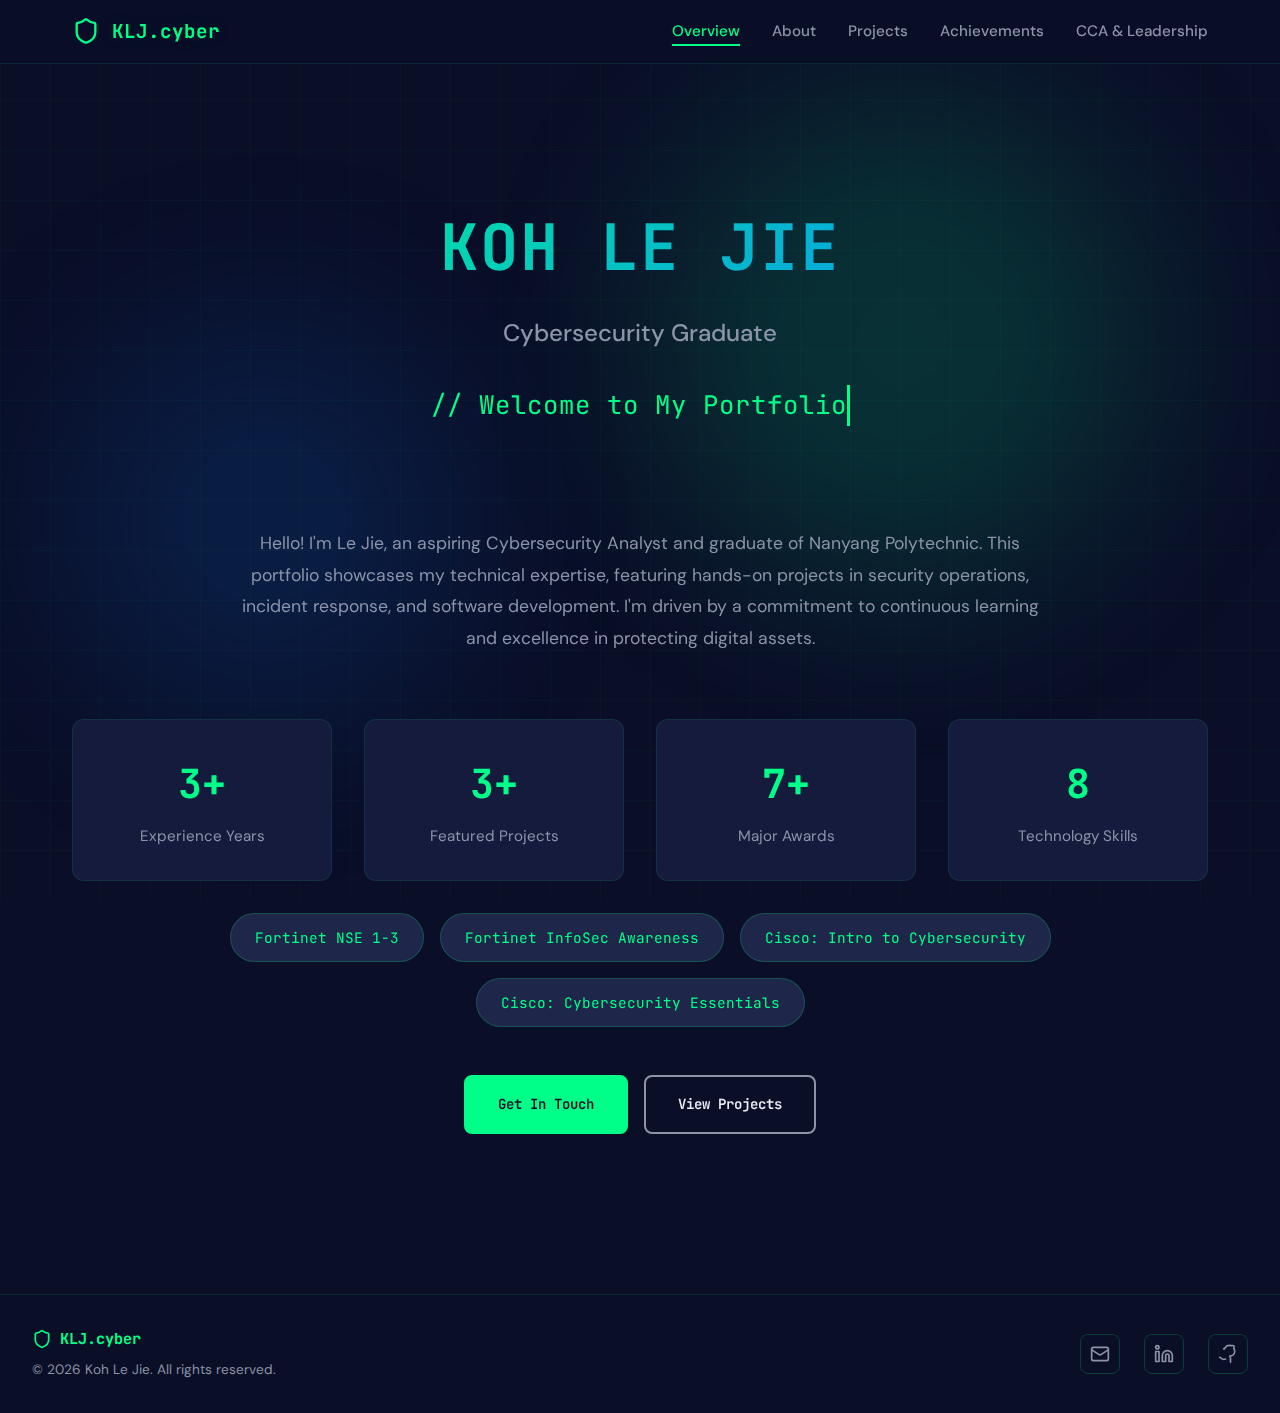
<file: index.html>
<!doctype html>
<html lang="en">

<head>
  <meta charset="UTF-8" />
  <meta name="viewport" content="width=device-width, initial-scale=1.0" />
  <title>Koh Le Jie - Cybersecurity Portfolio</title>
  <link
    href="https://fonts.googleapis.com/css2?family=JetBrains+Mono:wght@400;500;700&family=DM+Sans:wght@400;500;700&display=swap"
    rel="stylesheet" />
  <link rel="stylesheet" href="./static/css/styles.css" />
</head>

<body>
  <div class="background-grid"></div>
  <div class="background-orb orb-1"></div>
  <div class="background-orb orb-2"></div>

  <nav>
    <div class="container nav-container">
      <a href="index.html" class="logo-link">
        <div class="logo-wrapper">
          <svg xmlns="http://www.w3.org/2000/svg" width="24" height="24" viewBox="0 0 24 24" fill="none"
            stroke="currentColor" stroke-width="2" stroke-linecap="round" stroke-linejoin="round" class="logo-icon"
            aria-hidden="true">
            <path
              d="M20 13c0 5-3.5 7.5-7.66 8.95a1 1 0 0 1-.67-.01C7.5 20.5 4 18 4 13V6a1 1 0 0 1 1-1c2 0 4.5-1.2 6.24-2.72a1.17 1.17 0 0 1 1.52 0C14.51 3.81 17 5 19 5a1 1 0 0 1 1 1z">
            </path>
          </svg>
          <div class="logo">KLJ.cyber</div>
        </div>
      </a>
      <div class="hamburger" id="hamburger">
        <span></span>
        <span></span>
        <span></span>
      </div>
      <ul class="nav-links" id="nav-links">
        <li><a href="index.html" class="nav-link active">Overview</a></li>
        <li><a href="about.html" class="nav-link">About</a></li>
        <li><a href="projects.html" class="nav-link">Projects</a></li>
        <li><a href="achievements.html" class="nav-link">Achievements</a></li>
        <li><a href="cca.html" class="nav-link">CCA & Leadership</a></li>
      </ul>
    </div>
  </nav>

  <main class="container">
    <!-- Overview Section -->
    <section id="overview" class="page-section active">
      <div class="hero">
        <h1>KOH LE JIE</h1>
        <div class="subtitle">Cybersecurity Graduate</div>
        <div class="tagline typing-animation">// Welcome to My Portfolio</div>

        <div class="about-text" style="max-width: 800px; margin: 3rem auto; text-align: center">
          <p style="
                color: var(--text-dim);
                line-height: 1.8;
                font-size: 1.1rem;
              ">
            Hello! I'm Le Jie, an aspiring Cybersecurity Analyst and graduate of Nanyang Polytechnic.
            This portfolio showcases my technical expertise, featuring hands-on projects in security operations,
            incident response, and software development.
            I'm driven by a commitment to continuous learning and excellence in protecting digital assets.
          </p>
        </div>

        <div class="stats-grid">
          <div class="stat-card">
            <div class="stat-number">3+</div>
            <div class="stat-label">Experience Years</div>
          </div>
          <div class="stat-card">
            <div class="stat-number">3+</div>
            <div class="stat-label">Featured Projects</div>
          </div>
          <div class="stat-card">
            <div class="stat-number">7+</div>
            <div class="stat-label">Major Awards</div>
          </div>
          <div class="stat-card">
            <div class="stat-number">8</div>
            <div class="stat-label">Technology Skills</div>
          </div>
        </div>

        <div class="cert-badges">
          <div class="cert-badge">Fortinet NSE 1-3</div>
          <div class="cert-badge">Fortinet InfoSec Awareness</div>
          <div class="cert-badge">Cisco: Intro to Cybersecurity</div>
          <div class="cert-badge">Cisco: Cybersecurity Essentials</div>
        </div>

        <div class="cta-buttons">
          <a href="about.html" class="btn btn-primary">Get In Touch</a>
          <a href="projects.html" class="btn btn-secondary">View Projects</a>
        </div>
      </div>
    </section>
  </main>

  <footer>
    <div class="footer-content">
      <div class="footer-left">
        <a href="index.html" class="footer-logo">
          <svg xmlns="http://www.w3.org/2000/svg" width="20" height="20" viewBox="0 0 24 24" fill="none"
            stroke="currentColor" stroke-width="2" stroke-linecap="round" stroke-linejoin="round" aria-hidden="true">
            <path
              d="M20 13c0 5-3.5 7.5-7.66 8.95a1 1 0 0 1-.67-.01C7.5 20.5 4 18 4 13V6a1 1 0 0 1 1-1c2 0 4.5-1.2 6.24-2.72a1.17 1.17 0 0 1 1.52 0C14.51 3.81 17 5 19 5a1 1 0 0 1 1 1z">
            </path>
          </svg>
          <span class="footer-brand">KLJ.cyber</span>
        </a>
        <p class="footer-copyright">&copy; 2026 Koh Le Jie. All rights reserved.</p>
      </div>
      <div class="footer-right">
        <a href="mailto:lucaskoh3733@gmail.com" class="footer-icon" aria-label="Email" title="Email">
          <svg xmlns="http://www.w3.org/2000/svg" width="24" height="24" viewBox="0 0 24 24" fill="none"
            stroke="currentColor" stroke-width="2" stroke-linecap="round" stroke-linejoin="round">
            <rect x="2" y="4" width="20" height="16" rx="2"></rect>
            <path d="m22 7-8.97 5.7a1.94 1.94 0 0 1-2.06 0L2 7"></path>
          </svg>
        </a>
        <a href="https://www.linkedin.com/in/koh-le-jie/" class="footer-icon" aria-label="LinkedIn" title="LinkedIn">
          <svg xmlns="http://www.w3.org/2000/svg" width="24" height="24" viewBox="0 0 24 24" fill="none"
            stroke="currentColor" stroke-width="2" stroke-linecap="round" stroke-linejoin="round">
            <path d="M16 8a6 6 0 0 1 6 6v7h-4v-7a2 2 0 0 0-2-2 2 2 0 0 0-2 2v7h-4v-7a6 6 0 0 1 6-6z"></path>
            <rect x="2" y="9" width="4" height="12"></rect>
            <circle cx="4" cy="4" r="2"></circle>
          </svg>
        </a>
        <a href="https://github.com/lucastexsdt" class="footer-icon" aria-label="GitHub" title="GitHub">
          <svg xmlns="http://www.w3.org/2000/svg" width="24" height="24" viewBox="0 0 24 24" fill="none"
            stroke="currentColor" stroke-width="2" stroke-linecap="round" stroke-linejoin="round">
            <path
              d="M15 22v-4a4.8 4.8 0 0 0-1-3.5c3 0 6-2 6-5.5.08-1.25-.27-2.48-1-3.5.28-1.15.28-2.35 0-3.5 0 0-1 -.5-3 0-1.64-.5-3.59-.5-5 0-2.64 2.05-4 5.5-4 3.5 0 3 2.5 3 2.5s1.5-1 3-1 2 .5 2 .5-1.5 1-2 3c.5.75.738 1.56.738 2.5 0 3.5-2 5.5-5.5 5.5.5.5 1 1.5 1 2.5v4">
            </path>
            <path d="M9 18c-4.5 2-5-2-7-2"></path>
          </svg>
        </a>
      </div>
    </div>
  </footer>

  <script src="./static/js/script.js"></script>
  <div id="toast" class="toast"></div>
</body>

</html>
</file>
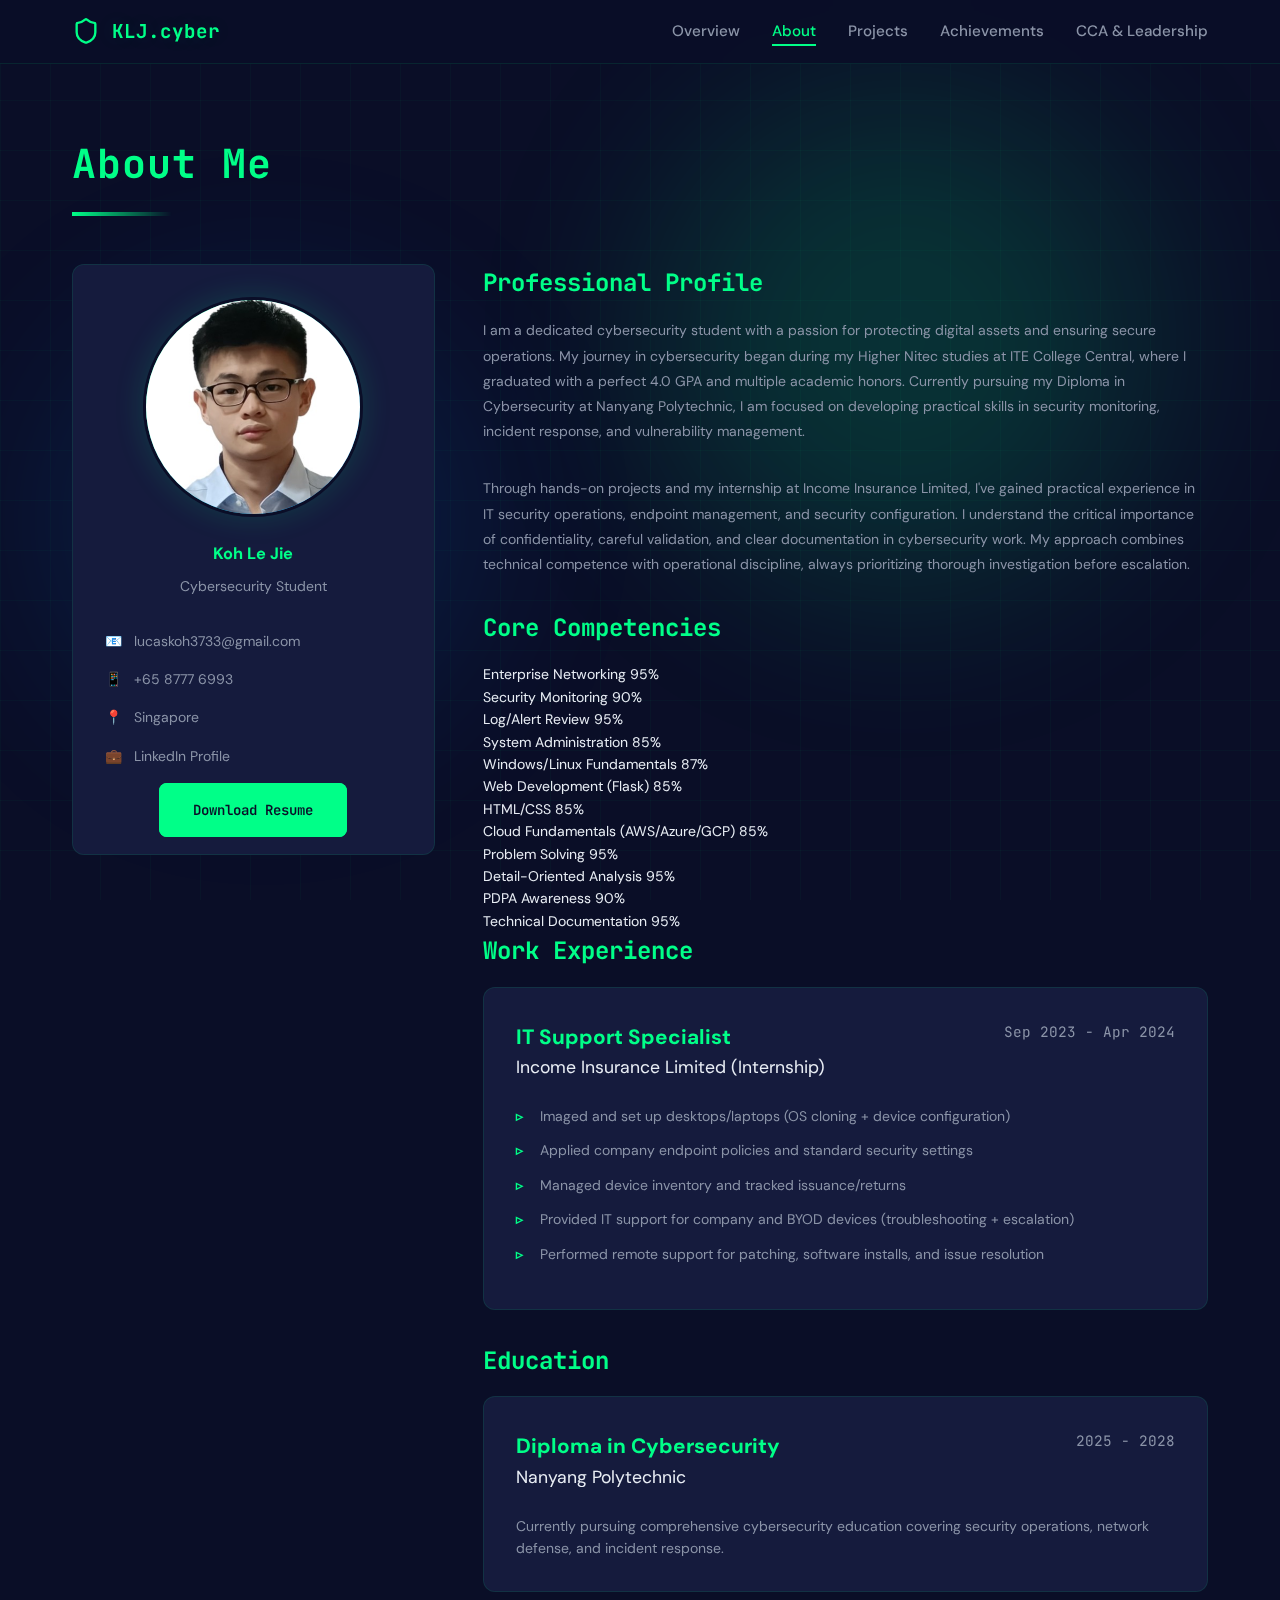
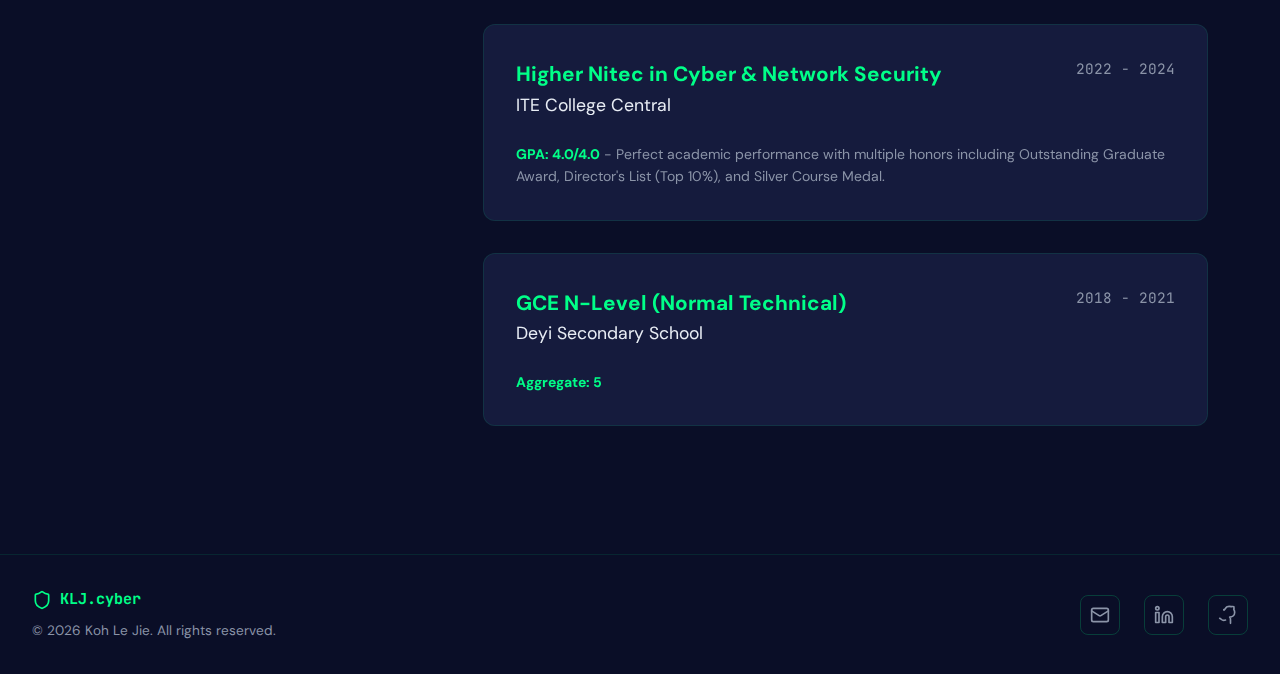
<file: about.html>
<!doctype html>
<html lang="en">

<head>
  <meta charset="UTF-8" />
  <meta name="viewport" content="width=device-width, initial-scale=1.0" />
  <title>About - Koh Le Jie Cybersecurity Portfolio</title>
  <link
    href="https://fonts.googleapis.com/css2?family=JetBrains+Mono:wght@400;500;700&family=DM+Sans:wght@400;500;700&display=swap"
    rel="stylesheet" />
  <link rel="stylesheet" href="./static/css/styles.css" />
</head>

<body>
  <div class="background-grid"></div>
  <div class="background-orb orb-1"></div>
  <div class="background-orb orb-2"></div>

  <nav>
    <div class="container nav-container">
      <a href="index.html" class="logo-link">
        <div class="logo-wrapper">
          <svg xmlns="http://www.w3.org/2000/svg" width="24" height="24" viewBox="0 0 24 24" fill="none"
            stroke="currentColor" stroke-width="2" stroke-linecap="round" stroke-linejoin="round" class="logo-icon"
            aria-hidden="true">
            <path
              d="M20 13c0 5-3.5 7.5-7.66 8.95a1 1 0 0 1-.67-.01C7.5 20.5 4 18 4 13V6a1 1 0 0 1 1-1c2 0 4.5-1.2 6.24-2.72a1.17 1.17 0 0 1 1.52 0C14.51 3.81 17 5 19 5a1 1 0 0 1 1 1z">
            </path>
          </svg>
          <div class="logo">KLJ.cyber</div>
        </div>
      </a>
      <div class="hamburger" id="hamburger">
        <span></span>
        <span></span>
        <span></span>
      </div>
      <ul class="nav-links" id="nav-links">
        <li><a href="index.html" class="nav-link">Overview</a></li>
        <li><a href="about.html" class="nav-link active">About</a></li>
        <li><a href="projects.html" class="nav-link">Projects</a></li>
        <li><a href="achievements.html" class="nav-link">Achievements</a></li>
        <li><a href="cca.html" class="nav-link">CCA & Leadership</a></li>
      </ul>
    </div>
  </nav>

  <main class="container">
    <!-- About Section -->
    <section id="about" class="page-section">
      <div class="section-header">
        <h2>About Me</h2>
        <div class="underline"></div>
      </div>

      <div class="about-content">
        <div class="profile-card">
          <div class="profile-image">
            <img src="./static/img/Picture_of_me.jpg" alt="Koh Le Jie Profile" />
          </div>
          <h3 style="color: var(--primary); margin-bottom: 0.5rem">
            Koh Le Jie
          </h3>
          <p style="color: var(--text-dim); margin-bottom: 2rem">
            Cybersecurity Student
          </p>

          <div class="contact-info">
            <div class="contact-item">
              <span class="icon">📧</span>
              <span>
                <a href="https://mail.google.com/mail/?view=cm&fs=1&to=lucaskoh3733@gmail.com"
                  class="custom-link">lucaskoh3733@gmail.com
                </a>
              </span>
            </div>
            <div class="contact-item">
              <span class="icon">📱</span>
              <span>+65 8777 6993</span>
            </div>
            <div class="contact-item">
              <span class="icon">📍</span>
              <span>Singapore</span>
            </div>

            <div class="contact-item" style="margin-bottom: 2rem;">
              <span class="icon">💼</span>
              <a href="https://www.linkedin.com/in/koh-le-jie/" target="_blank"
                style="color: var(--text-dim); text-decoration: none; transition: color 0.3s;"
                onmouseover="this.style.color='var(--primary)'" onmouseout="this.style.color='var(--text-dim)'">LinkedIn
                Profile</a>
            </div>
          </div>

          <a href="Koh%20Le%20Jie_Resume%26CoverPage.pdf" download onclick="showDownloadToast()" class="btn btn-primary">Download
            Resume</a>
        </div>

        <div class="about-details">
          <h3>Professional Profile</h3>
          <div class="about-text">
            I am a dedicated cybersecurity student with a passion for
            protecting digital assets and ensuring secure operations. My
            journey in cybersecurity began during my Higher Nitec studies at
            ITE College Central, where I graduated with a perfect 4.0 GPA and
            multiple academic honors. Currently pursuing my Diploma in
            Cybersecurity at Nanyang Polytechnic, I am focused on developing
            practical skills in security monitoring, incident response, and
            vulnerability management.
          </div>

          <div class="about-text">
            Through hands-on projects and my internship at Income Insurance
            Limited, I've gained practical experience in IT security
            operations, endpoint management, and security configuration. I
            understand the critical importance of confidentiality, careful
            validation, and clear documentation in cybersecurity work. My
            approach combines technical competence with operational
            discipline, always prioritizing thorough investigation before
            escalation.
          </div>

          <h3>Core Competencies</h3>
          <div class="skills-container">
            <div class="skill-bar-item">
              <div class="skill-bar-header">
                <span class="skill-name">Enterprise Networking</span>
                <span class="skill-percentage">95%</span>
              </div>
              <div class="skill-bar-bg">
                <div class="skill-bar-fill" style="width: 95%;"></div>
              </div>
            </div>

            <div class="skill-bar-item">
              <div class="skill-bar-header">
                <span class="skill-name">Security Monitoring</span>
                <span class="skill-percentage">90%</span>
              </div>
              <div class="skill-bar-bg">
                <div class="skill-bar-fill" style="width: 90%;"></div>
              </div>
            </div>

            <div class="skill-bar-item">
              <div class="skill-bar-header">
                <span class="skill-name">Log/Alert Review</span>
                <span class="skill-percentage">95%</span>
              </div>
              <div class="skill-bar-bg">
                <div class="skill-bar-fill" style="width: 95%;"></div>
              </div>
            </div>

            <div class="skill-bar-item">
              <div class="skill-bar-header">
                <span class="skill-name">System Administration</span>
                <span class="skill-percentage">85%</span>
              </div>
              <div class="skill-bar-bg">
                <div class="skill-bar-fill" style="width: 85%;"></div>
              </div>
            </div>

            <div class="skill-bar-item">
              <div class="skill-bar-header">
                <span class="skill-name">Windows/Linux Fundamentals</span>
                <span class="skill-percentage">87%</span>
              </div>
              <div class="skill-bar-bg">
                <div class="skill-bar-fill" style="width: 87%;"></div>
              </div>
            </div>

            <div class="skill-bar-item">
              <div class="skill-bar-header">
                <span class="skill-name">Web Development (Flask)</span>
                <span class="skill-percentage">85%</span>
              </div>
              <div class="skill-bar-bg">
                <div class="skill-bar-fill" style="width: 85%;"></div>
              </div>
            </div>

            <div class="skill-bar-item">
              <div class="skill-bar-header">
                <span class="skill-name">HTML/CSS</span>
                <span class="skill-percentage">85%</span>
              </div>
              <div class="skill-bar-bg">
                <div class="skill-bar-fill" style="width: 85%;"></div>
              </div>
            </div>

            <div class="skill-bar-item">
              <div class="skill-bar-header">
                <span class="skill-name">Cloud Fundamentals (AWS/Azure/GCP)</span>
                <span class="skill-percentage">85%</span>
              </div>
              <div class="skill-bar-bg">
                <div class="skill-bar-fill" style="width: 85%;"></div>
              </div>
            </div>

            <div class="skill-bar-item">
              <div class="skill-bar-header">
                <span class="skill-name">Problem Solving</span>
                <span class="skill-percentage">95%</span>
              </div>
              <div class="skill-bar-bg">
                <div class="skill-bar-fill" style="width: 95%;"></div>
              </div>
            </div>

            <div class="skill-bar-item">
              <div class="skill-bar-header">
                <span class="skill-name">Detail-Oriented Analysis</span>
                <span class="skill-percentage">95%</span>
              </div>
              <div class="skill-bar-bg">
                <div class="skill-bar-fill" style="width: 95%;"></div>
              </div>
            </div>

            <div class="skill-bar-item">
              <div class="skill-bar-header">
                <span class="skill-name">PDPA Awareness</span>
                <span class="skill-percentage">90%</span>
              </div>
              <div class="skill-bar-bg">
                <div class="skill-bar-fill" style="width: 90%;"></div>
              </div>
            </div>

            <div class="skill-bar-item">
              <div class="skill-bar-header">
                <span class="skill-name">Technical Documentation</span>
                <span class="skill-percentage">95%</span>
              </div>
              <div class="skill-bar-bg">
                <div class="skill-bar-fill" style="width: 95%;"></div>
              </div>
            </div>
          </div>

          <h3>Work Experience</h3>
          <div class="work-experience">
            <div class="work-header">
              <div>
                <div class="work-title">IT Support Specialist</div>
                <div class="work-company">Income Insurance Limited (Internship)</div>
              </div>
              <div class="work-date">Sep 2023 - Apr 2024</div>
            </div>
            <ul class="work-description">
              <li>Imaged and set up desktops/laptops (OS cloning + device configuration)</li>
              <li>Applied company endpoint policies and standard security settings</li>
              <li>Managed device inventory and tracked issuance/returns</li>
              <li>Provided IT support for company and BYOD devices (troubleshooting + escalation)</li>
              <li>Performed remote support for patching, software installs, and issue resolution</li>
            </ul>
          </div>

          <h3>Education</h3>
          <div class="work-experience">
            <div class="work-header">
              <div>
                <div class="work-title">Diploma in Cybersecurity</div>
                <div class="work-company">Nanyang Polytechnic</div>
              </div>
              <div class="work-date">2025 - 2028</div>
            </div>
            <p style="color: var(--text-dim); margin-top: 1rem;">Currently pursuing comprehensive cybersecurity
              education covering security operations, network defense, and incident response.</p>
          </div>

          <div class="work-experience">
            <div class="work-header">
              <div>
                <div class="work-title">
                  Higher Nitec in Cyber & Network Security
                </div>
                <div class="work-company">ITE College Central</div>
              </div>
              <div class="work-date">2022 - 2024</div>
            </div>
            <p style="color: var(--text-dim); margin-top: 1rem;"><strong style="color: var(--primary);">GPA:
                4.0/4.0</strong> - Perfect academic performance with multiple honors including Outstanding Graduate
              Award, Director's List (Top 10%), and Silver Course Medal.</p>
          </div>

          <div class="work-experience">
            <div class="work-header">
              <div>
                <div class="work-title">
                  GCE N-Level (Normal Technical)
                </div>
                <div class="work-company">Deyi Secondary School</div>
              </div>
              <div class="work-date">2018 - 2021</div>
            </div>
            <p style="color: var(--text-dim); margin-top: 1rem;"><strong style="color: var(--primary);">Aggregate:
                5</strong></p>
          </div>
        </div>
      </div>
    </section>
  </main>

  <footer>
    <div class="footer-content">
      <div class="footer-left">
        <a href="index.html" class="footer-logo">
          <svg xmlns="http://www.w3.org/2000/svg" width="20" height="20" viewBox="0 0 24 24" fill="none"
            stroke="currentColor" stroke-width="2" stroke-linecap="round" stroke-linejoin="round" aria-hidden="true">
            <path
              d="M20 13c0 5-3.5 7.5-7.66 8.95a1 1 0 0 1-.67-.01C7.5 20.5 4 18 4 13V6a1 1 0 0 1 1-1c2 0 4.5-1.2 6.24-2.72a1.17 1.17 0 0 1 1.52 0C14.51 3.81 17 5 19 5a1 1 0 0 1 1 1z">
            </path>
          </svg>
          <span class="footer-brand">KLJ.cyber</span>
        </a>
        <p class="footer-copyright">&copy; 2026 Koh Le Jie. All rights reserved.</p>
      </div>
      <div class="footer-right">
        <a href="mailto:lucaskoh3733@gmail.com" class="footer-icon" aria-label="Email" title="Email">
          <svg xmlns="http://www.w3.org/2000/svg" width="24" height="24" viewBox="0 0 24 24" fill="none"
            stroke="currentColor" stroke-width="2" stroke-linecap="round" stroke-linejoin="round">
            <rect x="2" y="4" width="20" height="16" rx="2"></rect>
            <path d="m22 7-8.97 5.7a1.94 1.94 0 0 1-2.06 0L2 7"></path>
          </svg>
        </a>
        <a href="https://www.linkedin.com/in/koh-le-jie/" class="footer-icon" aria-label="LinkedIn" title="LinkedIn">
          <svg xmlns="http://www.w3.org/2000/svg" width="24" height="24" viewBox="0 0 24 24" fill="none"
            stroke="currentColor" stroke-width="2" stroke-linecap="round" stroke-linejoin="round">
            <path d="M16 8a6 6 0 0 1 6 6v7h-4v-7a2 2 0 0 0-2-2 2 2 0 0 0-2 2v7h-4v-7a6 6 0 0 1 6-6z"></path>
            <rect x="2" y="9" width="4" height="12"></rect>
            <circle cx="4" cy="4" r="2"></circle>
          </svg>
        </a>
        <a href="https://github.com/lucastexsdt" class="footer-icon" aria-label="GitHub" title="GitHub">
          <svg xmlns="http://www.w3.org/2000/svg" width="24" height="24" viewBox="0 0 24 24" fill="none"
            stroke="currentColor" stroke-width="2" stroke-linecap="round" stroke-linejoin="round">
            <path
              d="M15 22v-4a4.8 4.8 0 0 0-1-3.5c3 0 6-2 6-5.5.08-1.25-.27-2.48-1-3.5.28-1.15.28-2.35 0-3.5 0 0-1 -.5-3 0-1.64-.5-3.59-.5-5 0-2.64 2.05-4 5.5-4 3.5 0 3 2.5 3 2.5s1.5-1 3-1 2 .5 2 .5-1.5 1-2 3c.5.75.738 1.56.738 2.5 0 3.5-2 5.5-5.5 5.5.5.5 1 1.5 1 2.5v4">
            </path>
            <path d="M9 18c-4.5 2-5-2-7-2"></path>
          </svg>
        </a>
      </div>
    </div>
  </footer>

  <div id="toast" class="toast"></div>

  <script src="./static/js/script.js"></script>
</body>

</html>
</file>
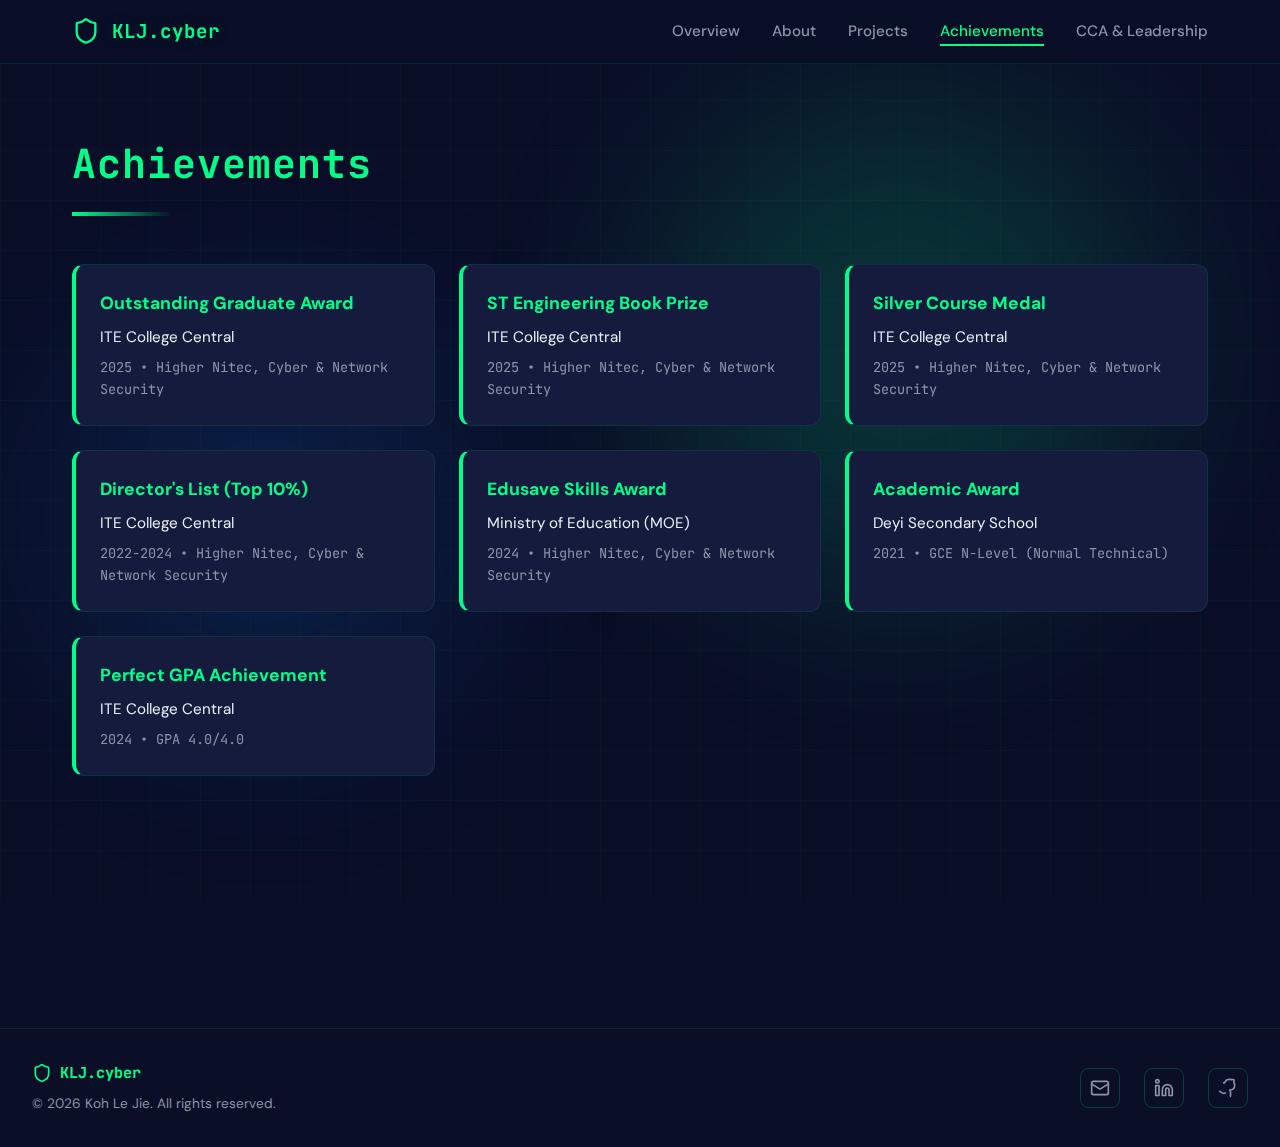
<file: achievements.html>
<!doctype html>
<html lang="en">

<head>
  <meta charset="UTF-8" />
  <meta name="viewport" content="width=device-width, initial-scale=1.0" />
  <title>Achievements - Koh Le Jie Cybersecurity Portfolio</title>
  <link
    href="https://fonts.googleapis.com/css2?family=JetBrains+Mono:wght@400;500;700&family=DM+Sans:wght@400;500;700&display=swap"
    rel="stylesheet" />
  <link rel="stylesheet" href="./static/css/styles.css" />
</head>

<body>
  <div class="background-grid"></div>
  <div class="background-orb orb-1"></div>
  <div class="background-orb orb-2"></div>

  <nav>
    <div class="container nav-container">
      <a href="index.html" class="logo-link">
        <div class="logo-wrapper">
          <svg xmlns="http://www.w3.org/2000/svg" width="24" height="24" viewBox="0 0 24 24" fill="none"
            stroke="currentColor" stroke-width="2" stroke-linecap="round" stroke-linejoin="round" class="logo-icon"
            aria-hidden="true">
            <path
              d="M20 13c0 5-3.5 7.5-7.66 8.95a1 1 0 0 1-.67-.01C7.5 20.5 4 18 4 13V6a1 1 0 0 1 1-1c2 0 4.5-1.2 6.24-2.72a1.17 1.17 0 0 1 1.52 0C14.51 3.81 17 5 19 5a1 1 0 0 1 1 1z">
            </path>
          </svg>
          <div class="logo">KLJ.cyber</div>
        </div>
      </a>
      <div class="hamburger" id="hamburger">
        <span></span>
        <span></span>
        <span></span>
      </div>
      <ul class="nav-links" id="nav-links">
        <li><a href="index.html" class="nav-link">Overview</a></li>
        <li><a href="about.html" class="nav-link">About</a></li>
        <li><a href="projects.html" class="nav-link">Projects</a></li>
        <li>
          <a href="achievements.html" class="nav-link active">Achievements</a>
        </li>
        <li><a href="cca.html" class="nav-link">CCA & Leadership</a></li>
      </ul>
    </div>
  </nav>

  <main class="container">
    <!-- Achievements Section -->
    <section id="achievements" class="page-section active">
      <div class="section-header">
        <h2>Achievements</h2>
        <div class="underline"></div>
      </div>

      <div class="achievements-grid">
        <div class="achievement-card">
          <div class="achievement-title">Outstanding Graduate Award</div>
          <div class="achievement-org">ITE College Central</div>
          <div class="achievement-year">
            2025 • Higher Nitec, Cyber & Network Security
          </div>
        </div>

        <div class="achievement-card">
          <div class="achievement-title">ST Engineering Book Prize</div>
          <div class="achievement-org">ITE College Central</div>
          <div class="achievement-year">
            2025 • Higher Nitec, Cyber & Network Security
          </div>
        </div>

        <div class="achievement-card">
          <div class="achievement-title">Silver Course Medal</div>
          <div class="achievement-org">ITE College Central</div>
          <div class="achievement-year">
            2025 • Higher Nitec, Cyber & Network Security
          </div>
        </div>

        <div class="achievement-card">
          <div class="achievement-title">Director's List (Top 10%)</div>
          <div class="achievement-org">ITE College Central</div>
          <div class="achievement-year">
            2022-2024 • Higher Nitec, Cyber & Network Security
          </div>
        </div>

        <div class="achievement-card">
          <div class="achievement-title">Edusave Skills Award</div>
          <div class="achievement-org">Ministry of Education (MOE)</div>
          <div class="achievement-year">
            2024 • Higher Nitec, Cyber & Network Security
          </div>
        </div>

        <div class="achievement-card">
          <div class="achievement-title">Academic Award</div>
          <div class="achievement-org">Deyi Secondary School</div>
          <div class="achievement-year">
            2021 • GCE N-Level (Normal Technical)
          </div>
        </div>

        <div class="achievement-card">
          <div class="achievement-title">Perfect GPA Achievement</div>
          <div class="achievement-org">ITE College Central</div>
          <div class="achievement-year">2024 • GPA 4.0/4.0</div>
        </div>
      </div>
    </section>
  </main>

  <footer>
    <div class="footer-content">
      <div class="footer-left">
        <a href="index.html" class="footer-logo">
          <svg xmlns="http://www.w3.org/2000/svg" width="20" height="20" viewBox="0 0 24 24" fill="none"
            stroke="currentColor" stroke-width="2" stroke-linecap="round" stroke-linejoin="round" aria-hidden="true">
            <path
              d="M20 13c0 5-3.5 7.5-7.66 8.95a1 1 0 0 1-.67-.01C7.5 20.5 4 18 4 13V6a1 1 0 0 1 1-1c2 0 4.5-1.2 6.24-2.72a1.17 1.17 0 0 1 1.52 0C14.51 3.81 17 5 19 5a1 1 0 0 1 1 1z">
            </path>
          </svg>
          <span class="footer-brand">KLJ.cyber</span>
        </a>
        <p class="footer-copyright">&copy; 2026 Koh Le Jie. All rights reserved.</p>
      </div>
      <div class="footer-right">
        <a href="mailto:lucaskoh3733@gmail.com" class="footer-icon" aria-label="Email" title="Email">
          <svg xmlns="http://www.w3.org/2000/svg" width="24" height="24" viewBox="0 0 24 24" fill="none"
            stroke="currentColor" stroke-width="2" stroke-linecap="round" stroke-linejoin="round">
            <rect x="2" y="4" width="20" height="16" rx="2"></rect>
            <path d="m22 7-8.97 5.7a1.94 1.94 0 0 1-2.06 0L2 7"></path>
          </svg>
        </a>
        <a href="https://www.linkedin.com/in/koh-le-jie/" class="footer-icon" aria-label="LinkedIn" title="LinkedIn">
          <svg xmlns="http://www.w3.org/2000/svg" width="24" height="24" viewBox="0 0 24 24" fill="none"
            stroke="currentColor" stroke-width="2" stroke-linecap="round" stroke-linejoin="round">
            <path d="M16 8a6 6 0 0 1 6 6v7h-4v-7a2 2 0 0 0-2-2 2 2 0 0 0-2 2v7h-4v-7a6 6 0 0 1 6-6z"></path>
            <rect x="2" y="9" width="4" height="12"></rect>
            <circle cx="4" cy="4" r="2"></circle>
          </svg>
        </a>
        <a href="https://github.com/lucastexsdt" class="footer-icon" aria-label="GitHub" title="GitHub">
          <svg xmlns="http://www.w3.org/2000/svg" width="24" height="24" viewBox="0 0 24 24" fill="none"
            stroke="currentColor" stroke-width="2" stroke-linecap="round" stroke-linejoin="round">
            <path
              d="M15 22v-4a4.8 4.8 0 0 0-1-3.5c3 0 6-2 6-5.5.08-1.25-.27-2.48-1-3.5.28-1.15.28-2.35 0-3.5 0 0-1 -.5-3 0-1.64-.5-3.59-.5-5 0-2.64 2.05-4 5.5-4 3.5 0 3 2.5 3 2.5s1.5-1 3-1 2 .5 2 .5-1.5 1-2 3c.5.75.738 1.56.738 2.5 0 3.5-2 5.5-5.5 5.5.5.5 1 1.5 1 2.5v4">
            </path>
            <path d="M9 18c-4.5 2-5-2-7-2"></path>
          </svg>
        </a>
      </div>
    </div>
  </footer>

  <script src="./static/js/script.js"></script>
</body>

</html>
</file>
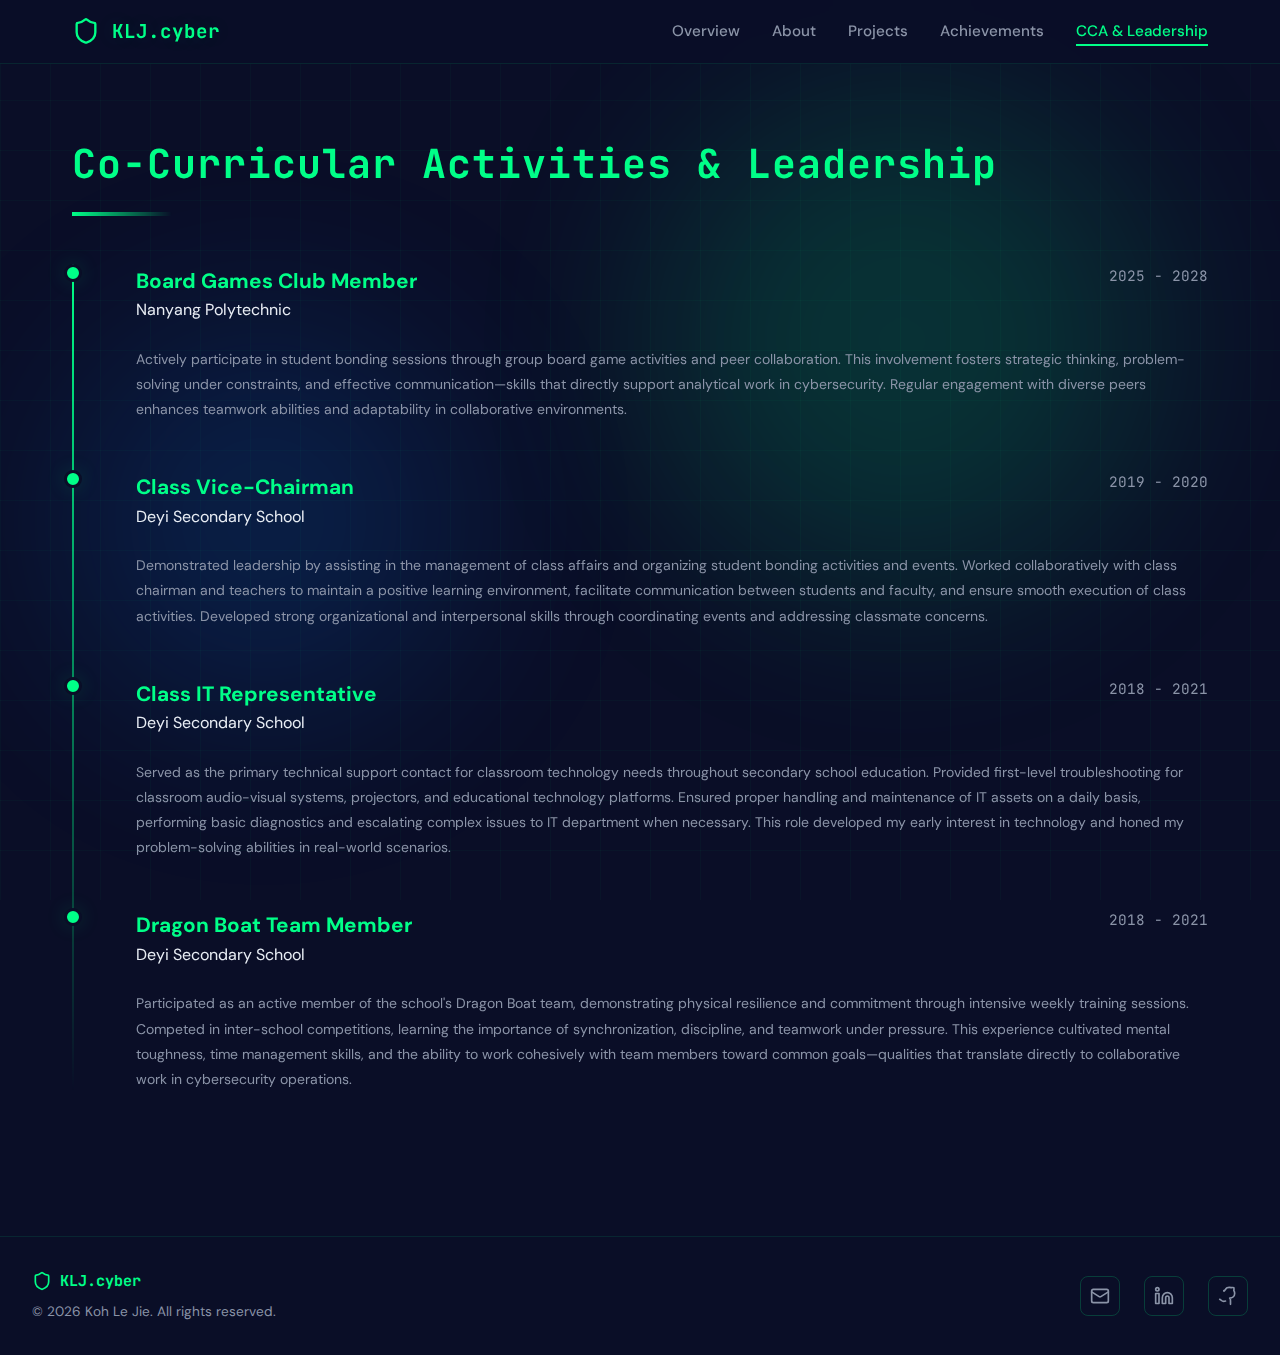
<file: cca.html>
<!doctype html>
<html lang="en">

<head>
  <meta charset="UTF-8" />
  <meta name="viewport" content="width=device-width, initial-scale=1.0" />
  <title>CCA & Leadership - Koh Le Jie Cybersecurity Portfolio</title>
  <link
    href="https://fonts.googleapis.com/css2?family=JetBrains+Mono:wght@400;500;700&family=DM+Sans:wght@400;500;700&display=swap"
    rel="stylesheet" />
  <link rel="stylesheet" href="./static/css/styles.css" />
</head>

<body>
  <div class="background-grid"></div>
  <div class="background-orb orb-1"></div>
  <div class="background-orb orb-2"></div>

  <nav>
    <div class="container nav-container">
      <a href="index.html" class="logo-link">
        <div class="logo-wrapper">
          <svg xmlns="http://www.w3.org/2000/svg" width="24" height="24" viewBox="0 0 24 24" fill="none"
            stroke="currentColor" stroke-width="2" stroke-linecap="round" stroke-linejoin="round" class="logo-icon"
            aria-hidden="true">
            <path
              d="M20 13c0 5-3.5 7.5-7.66 8.95a1 1 0 0 1-.67-.01C7.5 20.5 4 18 4 13V6a1 1 0 0 1 1-1c2 0 4.5-1.2 6.24-2.72a1.17 1.17 0 0 1 1.52 0C14.51 3.81 17 5 19 5a1 1 0 0 1 1 1z">
            </path>
          </svg>
          <div class="logo">KLJ.cyber</div>
        </div>
      </a>
      <div class="hamburger" id="hamburger">
        <span></span>
        <span></span>
        <span></span>
      </div>
      <ul class="nav-links" id="nav-links">
        <li><a href="index.html" class="nav-link">Overview</a></li>
        <li><a href="about.html" class="nav-link">About</a></li>
        <li><a href="projects.html" class="nav-link">Projects</a></li>
        <li><a href="achievements.html" class="nav-link">Achievements</a></li>
        <li>
          <a href="cca.html" class="nav-link active">CCA & Leadership</a>
        </li>
      </ul>
    </div>
  </nav>

  <main class="container">
    <!-- CCA & Leadership Section -->
    <section id="cca" class="page-section active">
      <div class="section-header">
        <h2>Co-Curricular Activities & Leadership</h2>
        <div class="underline"></div>
      </div>

      <div class="cca-timeline">
        <div class="cca-item">
          <div class="cca-header">
            <div>
              <div class="cca-title">Board Games Club Member</div>
              <div class="cca-org">Nanyang Polytechnic</div>
            </div>
            <div class="cca-date">2025 - 2028</div>
          </div>
          <div class="cca-description">
            Actively participate in student bonding sessions through group
            board game activities and peer collaboration. This involvement
            fosters strategic thinking, problem-solving under constraints, and
            effective communication—skills that directly support analytical
            work in cybersecurity. Regular engagement with diverse peers
            enhances teamwork abilities and adaptability in collaborative
            environments.
          </div>
        </div>

        <div class="cca-item">
          <div class="cca-header">
            <div>
              <div class="cca-title">Class Vice-Chairman</div>
              <div class="cca-org">Deyi Secondary School</div>
            </div>
            <div class="cca-date">2019 - 2020</div>
          </div>
          <div class="cca-description">
            Demonstrated leadership by assisting in the management of class
            affairs and organizing student bonding activities and events.
            Worked collaboratively with class chairman and teachers to
            maintain a positive learning environment, facilitate communication
            between students and faculty, and ensure smooth execution of class
            activities. Developed strong organizational and interpersonal
            skills through coordinating events and addressing classmate
            concerns.
          </div>
        </div>

        <div class="cca-item">
          <div class="cca-header">
            <div>
              <div class="cca-title">Class IT Representative</div>
              <div class="cca-org">Deyi Secondary School</div>
            </div>
            <div class="cca-date">2018 - 2021</div>
          </div>
          <div class="cca-description">
            Served as the primary technical support contact for classroom
            technology needs throughout secondary school education. Provided
            first-level troubleshooting for classroom audio-visual systems,
            projectors, and educational technology platforms. Ensured proper
            handling and maintenance of IT assets on a daily basis, performing
            basic diagnostics and escalating complex issues to IT department
            when necessary. This role developed my early interest in
            technology and honed my problem-solving abilities in real-world
            scenarios.
          </div>
        </div>

        <div class="cca-item">
          <div class="cca-header">
            <div>
              <div class="cca-title">Dragon Boat Team Member</div>
              <div class="cca-org">Deyi Secondary School</div>
            </div>
            <div class="cca-date">2018 - 2021</div>
          </div>
          <div class="cca-description">
            Participated as an active member of the school's Dragon Boat team,
            demonstrating physical resilience and commitment through intensive
            weekly training sessions. Competed in inter-school competitions,
            learning the importance of synchronization, discipline, and
            teamwork under pressure. This experience cultivated mental
            toughness, time management skills, and the ability to work
            cohesively with team members toward common goals—qualities that
            translate directly to collaborative work in cybersecurity
            operations.
          </div>
        </div>
      </div>
    </section>
  </main>

  <footer>
    <div class="footer-content">
      <div class="footer-left">
        <a href="index.html" class="footer-logo">
          <svg xmlns="http://www.w3.org/2000/svg" width="20" height="20" viewBox="0 0 24 24" fill="none"
            stroke="currentColor" stroke-width="2" stroke-linecap="round" stroke-linejoin="round" aria-hidden="true">
            <path
              d="M20 13c0 5-3.5 7.5-7.66 8.95a1 1 0 0 1-.67-.01C7.5 20.5 4 18 4 13V6a1 1 0 0 1 1-1c2 0 4.5-1.2 6.24-2.72a1.17 1.17 0 0 1 1.52 0C14.51 3.81 17 5 19 5a1 1 0 0 1 1 1z">
            </path>
          </svg>
          <span class="footer-brand">KLJ.cyber</span>
        </a>
        <p class="footer-copyright">&copy; 2026 Koh Le Jie. All rights reserved.</p>
      </div>
      <div class="footer-right">
        <a href="mailto:lucaskoh3733@gmail.com" class="footer-icon" aria-label="Email" title="Email">
          <svg xmlns="http://www.w3.org/2000/svg" width="24" height="24" viewBox="0 0 24 24" fill="none"
            stroke="currentColor" stroke-width="2" stroke-linecap="round" stroke-linejoin="round">
            <rect x="2" y="4" width="20" height="16" rx="2"></rect>
            <path d="m22 7-8.97 5.7a1.94 1.94 0 0 1-2.06 0L2 7"></path>
          </svg>
        </a>
        <a href="https://www.linkedin.com/in/koh-le-jie/" class="footer-icon" aria-label="LinkedIn" title="LinkedIn">
          <svg xmlns="http://www.w3.org/2000/svg" width="24" height="24" viewBox="0 0 24 24" fill="none"
            stroke="currentColor" stroke-width="2" stroke-linecap="round" stroke-linejoin="round">
            <path d="M16 8a6 6 0 0 1 6 6v7h-4v-7a2 2 0 0 0-2-2 2 2 0 0 0-2 2v7h-4v-7a6 6 0 0 1 6-6z"></path>
            <rect x="2" y="9" width="4" height="12"></rect>
            <circle cx="4" cy="4" r="2"></circle>
          </svg>
        </a>
        <a href="https://github.com/lucastexsdt" class="footer-icon" aria-label="GitHub" title="GitHub">
          <svg xmlns="http://www.w3.org/2000/svg" width="24" height="24" viewBox="0 0 24 24" fill="none"
            stroke="currentColor" stroke-width="2" stroke-linecap="round" stroke-linejoin="round">
            <path
              d="M15 22v-4a4.8 4.8 0 0 0-1-3.5c3 0 6-2 6-5.5.08-1.25-.27-2.48-1-3.5.28-1.15.28-2.35 0-3.5 0 0-1 -.5-3 0-1.64-.5-3.59-.5-5 0-2.64 2.05-4 5.5-4 3.5 0 3 2.5 3 2.5s1.5-1 3-1 2 .5 2 .5-1.5 1-2 3c.5.75.738 1.56.738 2.5 0 3.5-2 5.5-5.5 5.5.5.5 1 1.5 1 2.5v4">
            </path>
            <path d="M9 18c-4.5 2-5-2-7-2"></path>
          </svg>
        </a>
      </div>
    </div>
  </footer>

  <script src="static/js/script.js"></script>
</body>

</html>
</file>
<file: static/css/styles.css>
:root {
  --primary: #00ff88;
  --secondary: #0a84ff;
  --dark: #0a0e27;
  --dark-mid: #151b3d;
  --dark-light: #1e2749;
  --text: #e8edf4;
  --text-dim: #8b94a8;
  --accent: #ff3366;
  --glow: rgba(0, 255, 136, 0.15);
}

* {
  margin: 0;
  padding: 0;
  box-sizing: border-box;
}

body {
  font-family: "DM Sans", sans-serif;
  background: var(--dark);
  color: var(--text);
  line-height: 1.6;
  overflow-x: hidden;
  font-size: 14px;
}

/* Animated Background */
.background-grid {
  position: fixed;
  top: 0;
  left: 0;
  width: 100%;
  height: 100%;
  background-image:
    linear-gradient(rgba(0, 255, 136, 0.03) 1px, transparent 1px),
    linear-gradient(90deg, rgba(0, 255, 136, 0.03) 1px, transparent 1px);
  background-size: 50px 50px;
  z-index: 0;
  animation: gridMove 20s linear infinite;
}

@keyframes gridMove {
  0% {
    transform: translate(0, 0);
  }

  100% {
    transform: translate(50px, 50px);
  }
}

.background-orb {
  position: fixed;
  border-radius: 50%;
  filter: blur(100px);
  opacity: 0.15;
  z-index: 0;
  animation: float 20s ease-in-out infinite;
}

.orb-1 {
  width: 500px;
  height: 500px;
  background: var(--primary);
  top: 10%;
  right: 10%;
  animation-delay: 0s;
}

.orb-2 {
  width: 400px;
  height: 400px;
  background: var(--secondary);
  bottom: 20%;
  left: 5%;
  animation-delay: 5s;
}

@keyframes float {
  0%,
  100% {
    transform: translate(0, 0);
  }

  33% {
    transform: translate(50px, -50px);
  }

  66% {
    transform: translate(-30px, 30px);
  }
}

/* Navigation */
nav {
  position: fixed;
  top: 0;
  width: 100%;
  background: rgba(10, 14, 39, 0.95);
  backdrop-filter: blur(10px);
  border-bottom: 1px solid rgba(0, 255, 136, 0.1);
  z-index: 1000;
  animation: slideDown 0.5s ease-out;
}

@keyframes slideDown {
  from {
    transform: translateY(-100%);
  }

  to {
    transform: translateY(0);
  }
}

nav .container {
  max-width: 1200px;
  margin: 0 auto;
  padding: 1rem 2rem;
}

nav .nav-container {
  display: flex;
  justify-content: space-between;
  align-items: center;
  padding: 1rem 2rem;
}

.logo-wrapper {
  display: flex;
  align-items: center;
  gap: 0.75rem;
  white-space: nowrap;
}

.logo-link {
  display: flex;
  align-items: center;
  text-decoration: none;
  cursor: pointer;
  transition: all 0.3s ease;
}

.logo-link:hover {
  transform: scale(1.05);
}

.logo-icon {
  color: var(--primary);
  stroke: var(--primary);
  width: 28px;
  height: 28px;
  flex-shrink: 0;
  transition: all 0.3s;
}

.logo-link:hover .logo-icon {
  animation: pulse 0.6s ease-in-out;
  filter: drop-shadow(0 0 10px rgba(0, 255, 136, 0.8));
}

.logo {
  font-family: "JetBrains Mono", monospace;
  font-size: 1.2rem;
  font-weight: 700;
  color: var(--primary);
  text-shadow: 0 0 20px var(--glow);
  white-space: nowrap;
  transition: all 0.3s ease;
}

.logo-link:hover .logo {
  text-shadow:
    0 0 30px rgba(0, 255, 136, 0.8),
    0 0 15px rgba(10, 132, 255, 0.5);
  letter-spacing: 1px;
}

@keyframes pulse {
  0%,
  100% {
    filter: drop-shadow(0 0 0px rgba(0, 255, 136, 0.5));
  }

  50% {
    filter: drop-shadow(0 0 10px rgba(0, 255, 136, 0.8));
  }
}

.hamburger {
  display: none;
  flex-direction: column;
  cursor: pointer;
  gap: 6px;
}

.hamburger span {
  width: 25px;
  height: 3px;
  background: var(--primary);
  border-radius: 2px;
  transition: all 0.3s ease;
}

.hamburger.active span:nth-child(1) {
  transform: rotate(45deg) translate(10px, 10px);
}

.hamburger.active span:nth-child(2) {
  opacity: 0;
}

.hamburger.active span:nth-child(3) {
  transform: rotate(-45deg) translate(7px, -7px);
}

.nav-links {
  display: flex;
  gap: 2rem;
  list-style: none;
}

.nav-links a {
  color: var(--text-dim);
  text-decoration: none;
  font-weight: 500;
  transition: all 0.3s;
  position: relative;
  font-size: 0.95rem;
}

.nav-links a:hover,
.nav-links a.active {
  color: var(--primary);
}

.nav-links a::after {
  content: "";
  position: absolute;
  bottom: -5px;
  left: 0;
  width: 0;
  height: 2px;
  background: var(--primary);
  transition: width 0.3s;
}

.nav-links a:hover::after,
.nav-links a.active::after {
  width: 100%;
}

/* Mobile Responsive Navigation */
@media (max-width: 768px) {
  nav .nav-container {
    flex-wrap: wrap;
  }

  .hamburger {
    display: flex;
    order: 3;
  }

  .logo {
    order: 1;
  }

  .nav-links {
    order: 4;
    position: absolute;
    top: 60px;
    left: 0;
    right: 0;
    flex-direction: column;
    gap: 0;
    background: rgba(10, 14, 39, 0.98);
    backdrop-filter: blur(10px);
    max-height: 0;
    overflow: hidden;
    border-bottom: 1px solid rgba(0, 255, 136, 0.1);
    transition: max-height 0.3s ease;
    width: 100%;
  }

  .nav-links.active {
    max-height: 400px;
    display: flex;
  }

  .nav-links li {
    width: 100%;
    padding: 0;
    border-bottom: 1px solid rgba(0, 255, 136, 0.05);
  }

  .nav-links a {
    display: block;
    padding: 1rem 2rem;
    font-size: 1rem;
  }

  .nav-links a::after {
    bottom: 0;
  }

  .nav-links a.active::after {
    width: 0;
  }

  nav .nav-container {
    padding: 0.75rem 1.5rem;
  }
}

@media (max-width: 480px) {
  nav .nav-container {
    padding: 0.75rem 1rem;
  }

  .logo {
    font-size: 1rem;
  }

  .nav-links {
    top: 50px;
  }

  .nav-links a {
    padding: 0.8rem 1.5rem;
    font-size: 0.95rem;
  }

  .hamburger span {
    width: 22px;
    height: 2.5px;
  }

  .hero .tagline .typing-animation,
  .hero .tagline.typing-animation {
    font-size: 13px !important;
    width: auto;
    display: inline-block;
    margin: 0 auto 3rem;
    /* Use a mobile-specific keyframes so ch length can be smaller */
    animation:
      typeWriterMobile 3s steps(26) 0.4s both,
      typingBlink 0.7s step-end 0.4s infinite;
  }

  @keyframes typeWriterMobile {
    from {
      width: 0;
      border-right-color: rgba(0, 255, 136, 1);
    }

    to {
      width: 36ch;
      border-right-color: rgba(0, 255, 136, 1);
    }
  }
}

/* Main Container */
.container {
  max-width: 1200px;
  margin: 0 auto;
  padding: 2rem;
  position: relative;
  z-index: 1;
}

/* Page Sections */
.page-section {
  min-height: 100vh;
  padding-top: 100px;
  animation: fadeIn 0.5s ease-out;
}

@keyframes fadeIn {
  from {
    opacity: 0;
    transform: translateY(20px);
  }

  to {
    opacity: 1;
    transform: translateY(0);
  }
}

/* Hero Section - Overview */
.hero {
  text-align: center;
  padding: 4rem 0;
}

.hero h1 {
  font-family: "JetBrains Mono", monospace;
  font-size: 4rem;
  margin-bottom: 1rem;
  background: linear-gradient(135deg, var(--primary), var(--secondary));
  -webkit-background-clip: text;
  -webkit-text-fill-color: transparent;
  background-clip: text;
  animation:
    fadeInUp 0.8s ease-out,
    textGlow 3s ease-in-out 1s infinite;
  letter-spacing: 2px;
  font-weight: 700;
}

@keyframes fadeInUp {
  from {
    opacity: 0;
    transform: translateY(30px);
  }

  to {
    opacity: 1;
    transform: translateY(0);
  }
}

/* Text Animation Keyframes */
@keyframes slideInLeft {
  from {
    opacity: 0;
    transform: translateX(-50px);
  }

  to {
    opacity: 1;
    transform: translateX(0);
  }
}

@keyframes slideInRight {
  from {
    opacity: 0;
    transform: translateX(50px);
  }

  to {
    opacity: 1;
    transform: translateX(0);
  }
}

@keyframes zoomIn {
  from {
    opacity: 0;
    transform: scale(0.8);
  }

  to {
    opacity: 1;
    transform: scale(1);
  }
}

@keyframes textGlow {
  0% {
    text-shadow: 0 0 10px rgba(0, 255, 136, 0.5);
  }

  50% {
    text-shadow:
      0 0 20px rgba(0, 255, 136, 0.8),
      0 0 30px rgba(10, 132, 255, 0.5);
  }

  100% {
    text-shadow: 0 0 10px rgba(0, 255, 136, 0.5);
  }
}

@keyframes typeWriter {
  from {
    width: 0;
    border-right-color: rgba(0, 255, 136, 1);
  }

  to {
    width: 28ch;
    border-right-color: rgba(0, 255, 136, 1);
  }
}

@keyframes typingBlink {
  0%,
  50% {
    border-right-color: rgba(0, 255, 136, 1);
  }

  51%,
  100% {
    border-right-color: transparent;
  }
}

.hero .subtitle {
  font-size: 1.5rem;
  color: var(--text-dim);
  margin-bottom: 2rem;
  animation:
    fadeInUp 0.8s ease-out 0.2s both,
    textGlow 3s ease-in-out 2s infinite;
  font-weight: 500;
}

.hero .tagline {
  font-family: "JetBrains Mono", monospace;
  font-size: 1.6rem;
  color: var(--primary);
  margin-bottom: 3rem;
  letter-spacing: 1px;
}

.typing-animation {
  overflow: hidden;
  border-right: 3px solid var(--primary);
  white-space: nowrap;
  animation:
    typeWriter 3s steps(26) 0.4s both,
    typingBlink 0.7s step-end 0.4s infinite;
  display: inline-block;
}

.stats-grid {
  display: grid;
  grid-template-columns: repeat(auto-fit, minmax(200px, 1fr));
  gap: 2rem;
  margin-top: 4rem;
}

.stat-card {
  background: var(--dark-mid);
  border: 1px solid rgba(0, 255, 136, 0.1);
  border-radius: 12px;
  padding: 2rem;
  text-align: center;
  transition: all 0.3s;
  animation: fadeInUp 0.8s ease-out both;
}

.stat-card:nth-child(1) {
  animation-delay: 0.5s;
}

.stat-card:nth-child(2) {
  animation-delay: 0.6s;
}

.stat-card:nth-child(3) {
  animation-delay: 0.7s;
}

.stat-card:nth-child(4) {
  animation-delay: 0.8s;
}

.stat-card:hover {
  transform: translateY(-5px);
  border-color: var(--primary);
  box-shadow: 0 10px 30px var(--glow);
}

.stat-number {
  font-family: "JetBrains Mono", monospace;
  font-size: 2.5rem;
  color: var(--primary);
  font-weight: 700;
  margin-bottom: 0.5rem;
  animation: zoomIn 0.6s ease-out;
}

.stat-label {
  color: var(--text-dim);
  font-size: 0.95rem;
  animation: fadeInUp 0.6s ease-out 0.2s both;
}

/* Section Headers */
.section-header {
  margin-bottom: 3rem;
}

.section-header h2 {
  font-family: "JetBrains Mono", monospace;
  font-size: 2.5rem;
  color: var(--primary);
  margin-bottom: 1rem;
  animation: slideInLeft 0.8s ease-out;
  letter-spacing: 1px;
}

.section-header .underline {
  width: 100px;
  height: 4px;
  background: linear-gradient(90deg, var(--primary), transparent);
  margin-bottom: 1rem;
  animation: slideInLeft 0.8s ease-out 0.2s both;
}

/* About Section */
.about-content {
  display: grid;
  grid-template-columns: 1fr 2fr;
  gap: 3rem;
  align-items: start;
}

.profile-card {
  background: var(--dark-mid);
  border: 1px solid rgba(0, 255, 136, 0.1);
  border-radius: 12px;
  padding: 2rem;
  text-align: center;
  position: sticky;
  top: 120px;
}

.profile-image {
  width: 220px;
  height: 220px;
  border-radius: 50%;
  background: linear-gradient(135deg, var(--primary), var(--secondary));
  margin: 0 auto 1.5rem;
  display: flex;
  align-items: center;
  justify-content: center;
  overflow: hidden;
  border: 3px solid var(--dark);
  box-shadow: 0 0 30px var(--glow);
}

.profile-image img {
  width: 100%;
  height: 100%;
  object-fit: cover;
}

.contact-info {
  text-align: left;
  margin-top: 2rem;
}

.contact-item {
  display: flex;
  align-items: center;
  gap: 0.75rem;
  margin-bottom: 1rem;
  color: var(--text-dim);
}

.contact-item .icon {
  color: var(--primary);
  font-weight: 700;
}

.about-details h3 {
  color: var(--primary);
  font-size: 1.5rem;
  margin-bottom: 1rem;
  font-family: "JetBrains Mono", monospace;
}

.about-text {
  margin-bottom: 2rem;
  line-height: 1.8;
  color: var(--text-dim);
  animation: fadeInUp 0.8s ease-out 0.6s both;
}

.about-text p {
  animation: slideInLeft 0.8s ease-out 0.6s both;
}

.skills-grid {
  display: grid;
  grid-template-columns: repeat(auto-fill, minmax(200px, 1fr));
  gap: 1rem;
  margin-bottom: 3rem;
}

.skill-item {
  background: var(--dark-light);
  padding: 0.75rem 1rem;
  border-radius: 8px;
  border-left: 3px solid var(--primary);
  font-family: "JetBrains Mono", monospace;
  font-size: 0.9rem;
  transition: all 0.3s;
}

.skill-item:hover {
  transform: translateX(5px);
  background: var(--dark-mid);
}

.work-experience {
  background: var(--dark-mid);
  border: 1px solid rgba(0, 255, 136, 0.1);
  border-radius: 12px;
  padding: 2rem;
  margin-bottom: 2rem;
}

.work-header {
  display: flex;
  justify-content: space-between;
  align-items: start;
  margin-bottom: 1rem;
}

.work-title {
  font-size: 1.3rem;
  color: var(--primary);
  font-weight: 700;
}

.work-company {
  font-size: 1.1rem;
  color: var(--text);
  margin-bottom: 0.5rem;
}

.work-date {
  color: var(--text-dim);
  font-family: "JetBrains Mono", monospace;
  font-size: 0.9rem;
}

.work-description {
  list-style: none;
  margin-top: 1rem;
}

.work-description li {
  padding-left: 1.5rem;
  position: relative;
  margin-bottom: 0.75rem;
  color: var(--text-dim);
}

.work-description li::before {
  content: "▹";
  position: absolute;
  left: 0;
  color: var(--primary);
  font-weight: 700;
}

/* Projects Section */
.projects-grid {
  display: grid;
  grid-template-columns: repeat(2, 1fr);
  gap: 2rem;
}

.project-card {
  background: var(--dark-mid);
  border: 1px solid rgba(0, 255, 136, 0.1);
  border-radius: 12px;
  overflow: hidden;
  transition: all 0.3s;
  cursor: pointer;
  animation: fadeInUp 0.6s ease-out both;
  display: flex;
  flex-direction: column;
  height: 100%;
}

.project-card:nth-child(1) {
  animation-delay: 0.3s;
}

.project-card:nth-child(2) {
  animation-delay: 0.4s;
}

.project-card:nth-child(3) {
  animation-delay: 0.5s;
}

.project-card:hover {
  border-color: var(--primary);
  box-shadow: 0 10px 40px var(--glow);
  transform: translateY(-5px);
}

.project-thumbnail {
  position: relative;
  width: 100%;
  padding-top: 70%;
  background: var(--dark-light);
  overflow: hidden;
  flex-shrink: 0;
}

.project-thumbnail-img {
  position: absolute;
  top: 0;
  left: 0;
  width: 100%;
  height: 100%;
  object-fit: cover;
}

.project-thumbnail-placeholder {
  position: absolute;
  top: 0;
  left: 0;
  width: 100%;
  height: 100%;
  display: flex;
  flex-direction: column;
  align-items: center;
  justify-content: center;
  background: linear-gradient(135deg, var(--dark-light), var(--dark));
  color: var(--text-dim);
  font-size: 3rem;
}

.project-card-content {
  padding: 2rem;
  display: flex;
  flex-direction: column;
  flex-grow: 1;
}

.project-card-title {
  font-size: 1.5rem;
  color: var(--primary);
  font-weight: 700;
  font-family: "JetBrains Mono", monospace;
  margin-bottom: 0.75rem;
}

.project-card-tag {
  display: inline-block;
  background: rgba(0, 255, 136, 0.1);
  color: var(--primary);
  padding: 0.3rem 0.8rem;
  border-radius: 15px;
  font-size: 0.8rem;
  font-family: "JetBrains Mono", monospace;
  border: 1px solid rgba(0, 255, 136, 0.2);
  margin-bottom: 1rem;
}

.project-card-description {
  color: var(--text-dim);
  font-size: 1rem;
  line-height: 1.7;
  margin-bottom: 1.5rem;
  flex-grow: 1;
}

.project-card-cta {
  color: var(--primary);
  font-size: 0.95rem;
  font-weight: 600;
  display: flex;
  align-items: center;
  gap: 0.5rem;
  margin-top: auto;
  padding-top: 1rem;
  border-top: 1px solid rgba(0, 255, 136, 0.1);
}

.project-card-cta::after {
  content: "→";
  transition: transform 0.3s;
}

.project-card:hover .project-card-cta::after {
  transform: translateX(5px);
}

/* Project Detail Modal */
.project-detail-modal {
  display: none;
  position: fixed;
  top: 0;
  left: 0;
  width: 100%;
  height: 100%;
  background: rgba(0, 0, 0, 0.95);
  z-index: 3000;
  overflow-y: auto;
  padding: 2rem;
}

.project-detail-modal.active {
  display: block;
}

.project-detail-container {
  max-width: 1000px;
  margin: 0 auto;
  background: var(--dark-mid);
  border-radius: 12px;
  border: 1px solid rgba(0, 255, 136, 0.2);
  position: relative;
}

.project-detail-header {
  padding: 2.5rem;
  border-bottom: 1px solid rgba(0, 255, 136, 0.1);
}

.project-detail-close {
  position: absolute;
  top: 1.5rem;
  right: 1.5rem;
  background: var(--primary);
  color: var(--dark);
  border: none;
  width: 40px;
  height: 40px;
  border-radius: 50%;
  font-size: 1.5rem;
  cursor: pointer;
  display: flex;
  align-items: center;
  justify-content: center;
  transition: all 0.3s;
}

.project-detail-close:hover {
  transform: rotate(90deg);
  background: var(--accent);
}

.project-detail-title {
  font-size: 2rem;
  color: var(--primary);
  font-weight: 700;
  font-family: "JetBrains Mono", monospace;
  margin-bottom: 0.5rem;
}

.project-detail-meta {
  display: flex;
  gap: 1rem;
  flex-wrap: wrap;
  align-items: center;
}

.project-detail-tag {
  background: rgba(0, 255, 136, 0.1);
  color: var(--primary);
  padding: 0.5rem 1rem;
  border-radius: 20px;
  font-size: 0.9rem;
  font-family: "JetBrains Mono", monospace;
  border: 1px solid rgba(0, 255, 136, 0.2);
}

.project-detail-content {
  padding: 2.5rem;
}

.project-detail-section {
  margin-bottom: 3rem;
}

.project-detail-section h3 {
  color: var(--primary);
  font-size: 1.5rem;
  margin-bottom: 1.5rem;
  font-family: "JetBrains Mono", monospace;
  display: flex;
  align-items: center;
  gap: 0.75rem;
}

.project-detail-section h3::before {
  content: "";
  width: 4px;
  height: 24px;
  background: var(--primary);
  border-radius: 2px;
}

.project-detail-description {
  color: var(--text-dim);
  line-height: 1.8;
  margin-bottom: 1.5rem;
}

.project-images-grid {
  display: grid;
  grid-template-columns: repeat(auto-fit, minmax(300px, 1fr));
  gap: 1.5rem;
  margin-bottom: 2rem;
}

.project-detail-figure {
  display: flex;
  flex-direction: column;
  align-items: center;
  text-align: center;
}

.project-detail-image-caption-below {
  margin-top: 0.75rem;
  color: var(--text-dim);
  font-size: 0.9rem;
  display: block;
}

.project-detail-image-container {
  position: relative;
  width: 100%;
  padding-top: 75%;
  background: var(--dark);
  border-radius: 8px;
  overflow: hidden;
  border: 1px solid rgba(0, 255, 136, 0.1);
  cursor: pointer;
  transition: all 0.3s;
}

.project-detail-image-container {
  cursor: pointer;
}

.project-detail-image-container:hover {
  border-color: var(--primary);
  transform: scale(1.02);
}

.project-detail-image {
  position: absolute;
  top: 0;
  left: 0;
  width: 100%;
  height: 100%;
  object-fit: cover;
  cursor: pointer;
}

/* Image Expansion Modal */
.image-modal {
  display: none;
  position: fixed;
  top: 0;
  left: 0;
  width: 100%;
  height: 100%;
  background: rgba(0, 0, 0, 0.95);
  z-index: 10000;
  align-items: center;
  justify-content: center;
  padding: 2rem;
}

.image-modal.active {
  display: flex;
}

.image-modal-content {
  position: relative;
  max-width: 90vw;
  max-height: 90vh;
  display: flex;
  align-items: center;
  justify-content: center;
}

.image-modal-img {
  max-width: 100%;
  max-height: 100%;
  object-fit: contain;
  border-radius: 8px;
}

.image-modal-close {
  position: absolute;
  top: 1rem;
  right: 1rem;
  width: 40px;
  height: 40px;
  background: rgba(0, 255, 136, 0.1);
  border: 1px solid rgba(0, 255, 136, 0.3);
  color: var(--primary);
  font-size: 1.5rem;
  cursor: pointer;
  border-radius: 8px;
  display: flex;
  align-items: center;
  justify-content: center;
  transition: all 0.3s ease;
  font-family: monospace;
  font-weight: bold;
}

.image-modal-close:hover {
  background: rgba(0, 255, 136, 0.2);
  box-shadow: 0 0 15px rgba(0, 255, 136, 0.5);
}

.project-detail-image-placeholder {
  position: absolute;
  top: 0;
  left: 0;
  width: 100%;
  height: 100%;
  display: flex;
  flex-direction: column;
  align-items: center;
  justify-content: center;
  background: linear-gradient(135deg, var(--dark-light), var(--dark));
  color: var(--text-dim);
}

.project-detail-image-placeholder .icon {
  font-size: 3rem;
  margin-bottom: 0.5rem;
}

.project-detail-image-placeholder .label {
  font-size: 0.9rem;
  font-family: "JetBrains Mono", monospace;
}

.role-box {
  background: var(--dark-light);
  border-left: 4px solid var(--primary);
  padding: 1.5rem;
  border-radius: 8px;
  margin-bottom: 2rem;
}

.role-box h4 {
  color: var(--primary);
  font-size: 1.2rem;
  margin-bottom: 0.75rem;
  font-weight: 700;
}

.role-box p {
  color: var(--text-dim);
  line-height: 1.7;
}

.process-timeline {
  position: relative;
  padding-left: 2rem;
}

.process-timeline::before {
  content: "";
  position: absolute;
  left: 0;
  top: 0;
  bottom: 0;
  width: 2px;
  background: linear-gradient(180deg, var(--primary), transparent);
}

.process-step {
  position: relative;
  margin-bottom: 2rem;
  padding-left: 2rem;
}

.process-step::before {
  content: "";
  position: absolute;
  left: -2.5rem;
  top: 0;
  width: 12px;
  height: 12px;
  background: var(--primary);
  border-radius: 50%;
  border: 3px solid var(--dark);
  box-shadow: 0 0 20px var(--glow);
}

.process-step h4 {
  color: var(--primary);
  font-size: 1.1rem;
  margin-bottom: 0.5rem;
}

.process-step p {
  color: var(--text-dim);
  line-height: 1.7;
}

.results-grid {
  display: grid;
  grid-template-columns: repeat(auto-fit, minmax(200px, 1fr));
  gap: 1.5rem;
  margin-top: 1.5rem;
}

.result-card {
  background: var(--dark-light);
  border: 1px solid rgba(0, 255, 136, 0.1);
  border-radius: 8px;
  padding: 1.5rem;
  text-align: center;
}

.result-number {
  font-size: 2rem;
  color: var(--primary);
  font-weight: 700;
  font-family: "JetBrains Mono", monospace;
  margin-bottom: 0.5rem;
}

.result-label {
  color: var(--text-dim);
  font-size: 0.9rem;
}

.tech-tags {
  display: flex;
  flex-wrap: wrap;
  gap: 0.75rem;
  margin-top: 1.5rem;
}

.tech-tag {
  background: var(--dark-light);
  color: var(--secondary);
  padding: 0.5rem 1rem;
  border-radius: 6px;
  font-size: 0.9rem;
  font-family: "JetBrains Mono", monospace;
  border: 1px solid rgba(10, 132, 255, 0.2);
}

/* Achievements Section */
.achievements-grid {
  display: grid;
  grid-template-columns: repeat(auto-fill, minmax(300px, 1fr));
  gap: 1.5rem;
}

.achievement-card {
  background: var(--dark-mid);
  border: 1px solid rgba(0, 255, 136, 0.1);
  border-radius: 12px;
  padding: 1.5rem;
  transition: all 0.3s;
  border-left: 4px solid var(--primary);
}

.achievement-card:hover {
  transform: translateX(5px);
  box-shadow: 0 5px 20px var(--glow);
}

.achievement-title {
  font-size: 1.1rem;
  color: var(--primary);
  font-weight: 700;
  margin-bottom: 0.5rem;
}

.achievement-org {
  color: var(--text);
  font-size: 0.95rem;
  margin-bottom: 0.5rem;
}

.achievement-year {
  color: var(--text-dim);
  font-size: 0.85rem;
  font-family: "JetBrains Mono", monospace;
}

/* CCA Section */
.cca-timeline {
  position: relative;
  padding-left: 2rem;
}

.cca-timeline::before {
  content: "";
  position: absolute;
  left: 0;
  top: 0;
  bottom: 0;
  width: 2px;
  background: linear-gradient(180deg, var(--primary), transparent);
}

.cca-item {
  position: relative;
  margin-bottom: 3rem;
  padding-left: 2rem;
}

.cca-item::before {
  content: "";
  position: absolute;
  left: -2.5rem;
  top: 0;
  width: 12px;
  height: 12px;
  background: var(--primary);
  border-radius: 50%;
  border: 3px solid var(--dark);
  box-shadow: 0 0 20px var(--glow);
}

.cca-header {
  display: flex;
  justify-content: space-between;
  align-items: start;
  margin-bottom: 1rem;
}

.cca-title {
  font-size: 1.3rem;
  color: var(--primary);
  font-weight: 700;
}

.cca-org {
  color: var(--text);
  font-size: 1rem;
  margin-bottom: 0.5rem;
}

.cca-date {
  color: var(--text-dim);
  font-family: "JetBrains Mono", monospace;
  font-size: 0.9rem;
}

.cca-description {
  color: var(--text-dim);
  line-height: 1.8;
}

/* Certifications Badge */
.cert-badges {
  display: flex;
  flex-wrap: wrap;
  gap: 1rem;
  margin-top: 2rem;
  justify-content: center;
}

.cert-badge {
  background: var(--dark-light);
  border: 1px solid rgba(0, 255, 136, 0.2);
  padding: 0.75rem 1.5rem;
  border-radius: 25px;
  font-family: "JetBrains Mono", monospace;
  font-size: 0.9rem;
  color: var(--primary);
  transition: all 0.3s;
  animation: zoomIn 0.6s ease-out both;
}

.cert-badge:nth-child(1) {
  animation-delay: 0.9s;
}

.cert-badge:nth-child(2) {
  animation-delay: 1s;
}

.cert-badge:nth-child(3) {
  animation-delay: 1.1s;
}

.cert-badge:nth-child(4) {
  animation-delay: 1.2s;
}

.cert-badge:hover {
  background: rgba(0, 255, 136, 0.1);
  transform: scale(1.05);
  box-shadow: 0 0 15px rgba(0, 255, 136, 0.4);
}

/* CTA Buttons */
.cta-buttons {
  display: flex;
  gap: 1rem;
  justify-content: center;
  margin-top: 3rem;
}

.btn {
  padding: 1rem 2rem;
  border-radius: 8px;
  text-decoration: none;
  font-weight: 600;
  transition: all 0.3s;
  font-family: "JetBrains Mono", monospace;
  border: 2px solid;
  animation: fadeInUp 0.8s ease-out 1.3s both;
}

.btn:nth-child(2) {
  animation-delay: 1.4s;
}

.btn-primary {
  background: var(--primary);
  color: var(--dark);
  border-color: var(--primary);
}

.btn-primary:hover {
  background: transparent;
  color: var(--primary);
  box-shadow: 0 5px 20px var(--glow);
  transform: translateY(-3px);
}

.btn-secondary {
  background: transparent;
  color: var(--text);
  border-color: var(--text-dim);
}

.btn-secondary:hover {
  border-color: var(--primary);
  color: var(--primary);
}

/* Footer */
footer {
  margin-top: 4rem;
  border-top: 1px solid rgba(0, 255, 136, 0.1);
  padding: 2rem;
  color: var(--text-dim);
}

.footer-content {
  display: flex;
  justify-content: space-between;
  align-items: center;
  gap: 2rem;
}

.footer-left {
  display: flex;
  flex-direction: column;
  align-items: flex-start;
  gap: 0.5rem;
}

.footer-logo {
  display: flex;
  align-items: center;
  gap: 0.5rem;
  text-decoration: none;
  color: var(--primary);
  font-weight: 700;
  transition: all 0.3s ease;
  white-space: nowrap;
}

.footer-logo:hover {
  text-shadow: 0 0 20px rgba(0, 255, 136, 0.8);
}

.footer-logo svg {
  color: var(--primary);
  stroke: var(--primary);
  width: 20px;
  height: 20px;
}

.footer-brand {
  font-family: "JetBrains Mono", monospace;
  font-size: 0.95rem;
}

.footer-copyright {
  color: var(--text-dim);
  font-size: 0.85rem;
  margin: 0;
}

.footer-right {
  display: flex;
  gap: 1.5rem;
  align-items: center;
}

.footer-icon {
  display: flex;
  align-items: center;
  justify-content: center;
  width: 40px;
  height: 40px;
  color: var(--text-dim);
  border: 1px solid rgba(0, 255, 136, 0.2);
  border-radius: 8px;
  transition: all 0.3s ease;
  text-decoration: none;
  position: relative;
  overflow: hidden;
}

.footer-icon::before {
  content: "";
  position: absolute;
  top: 50%;
  left: 50%;
  width: 0;
  height: 0;
  border-radius: 50%;
  background: rgba(0, 255, 136, 0.2);
  transform: translate(-50%, -50%);
  transition:
    width 0.6s,
    height 0.6s;
  z-index: -1;
}

.footer-icon:hover::before {
  width: 100%;
  height: 100%;
}

.footer-icon:hover {
  color: var(--primary);
  border-color: var(--primary);
  background: rgba(0, 255, 136, 0.05);
  box-shadow: 0 0 20px rgba(0, 255, 136, 0.5);
  transform: translateY(-3px) scale(1.1);
  animation: iconPulse 0.6s ease-out;
}

@keyframes iconPulse {
  0% {
    box-shadow: 0 0 5px rgba(0, 255, 136, 0.3);
  }

  50% {
    box-shadow: 0 0 25px rgba(0, 255, 136, 0.8);
  }

  100% {
    box-shadow: 0 0 20px rgba(0, 255, 136, 0.5);
  }
}

.footer-icon svg {
  width: 20px;
  height: 20px;
}

/* Mobile Responsive */
@media (max-width: 768px) {
  .footer-content {
    flex-direction: column;
    text-align: center;
    gap: 1.5rem;
  }

  .footer-left {
    flex-direction: column;
    gap: 0.75rem;
  }

  .footer-right {
    justify-content: center;
  }

  .hero h1 {
    font-size: 2.5rem;
  }

  .hero .subtitle {
    font-size: 1.2rem;
  }

  .nav-links {
    gap: 1rem;
    font-size: 0.85rem;
  }

  .about-content {
    grid-template-columns: 1fr;
  }

  .profile-card {
    position: relative;
    top: 0;
  }

  .stats-grid {
    grid-template-columns: 1fr;
  }

  .container {
    padding: 1rem;
  }

  .section-header h2 {
    font-size: 2rem;
  }

  .projects-grid {
    grid-template-columns: 1fr;
  }

  .project-detail-modal {
    padding: 1rem;
  }

  .project-detail-header,
  .project-detail-content {
    padding: 1.5rem;
  }
}

/* Toast Notification */
.toast {
  position: fixed;
  bottom: 20px;
  right: 20px;
  background: var(--primary);
  color: var(--dark);
  padding: 1rem 1.5rem;
  border-radius: 8px;
  box-shadow: 0 4px 12px rgba(0, 0, 0, 0.3);
  z-index: 1001;
  opacity: 0;
  transform: translateY(100px);
  transition: all 0.3s ease;
  font-weight: 500;
}

.toast.show {
  opacity: 1;
  transform: translateY(0);
}

.custom-link {
  color: #8b94a8;
  text-decoration: none;
}

.custom-link:hover {
  color: #00ff88;
}
</file>
